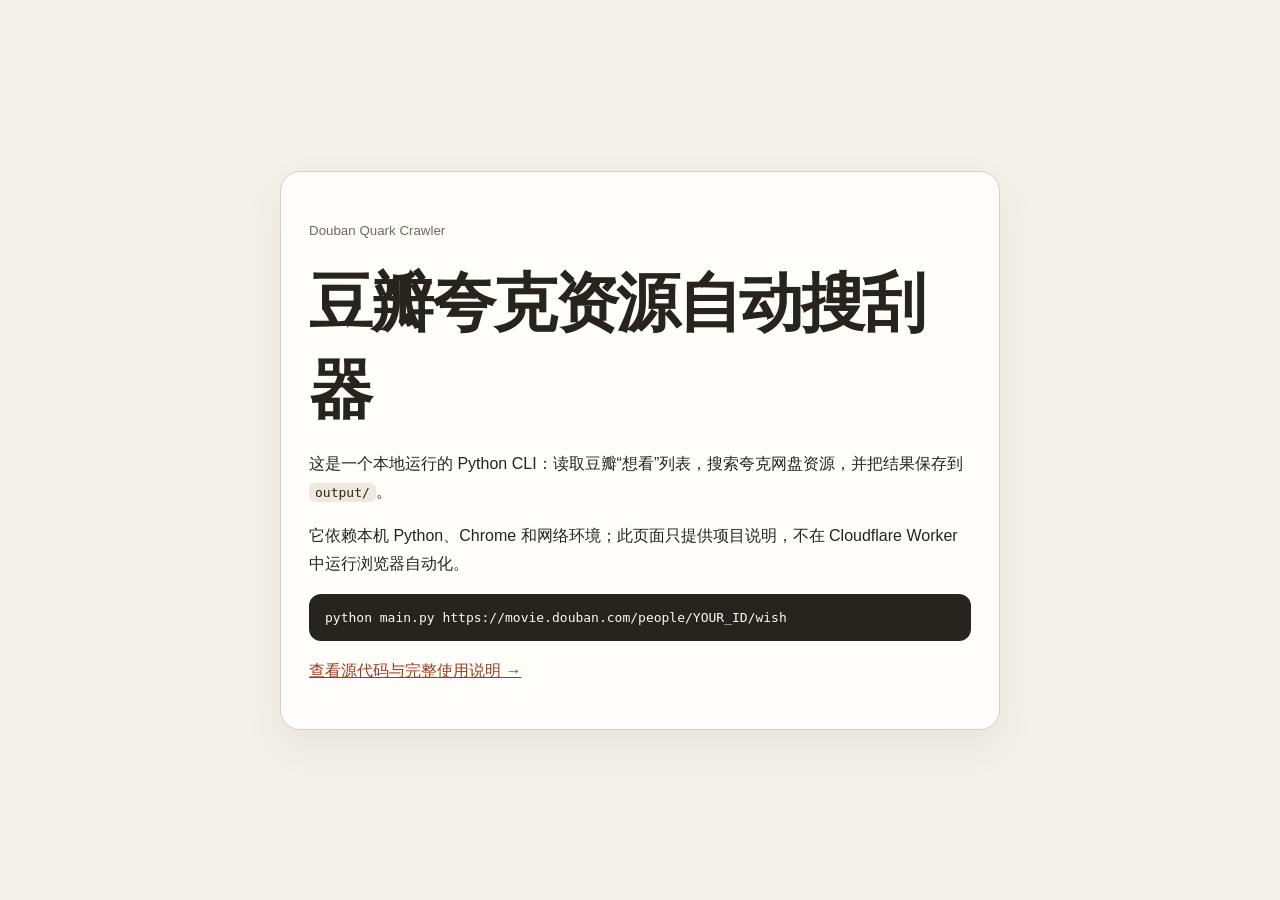
<file: index.html>
<!doctype html>
<html lang="zh-CN">
  <head>
    <meta charset="utf-8" />
    <meta name="viewport" content="width=device-width, initial-scale=1" />
    <meta name="description" content="豆瓣夸克资源自动搜刮器：批量读取豆瓣想看列表并搜索夸克资源。" />
    <title>豆瓣夸克资源自动搜刮器</title>
    <style>
      :root { color-scheme: light; font-family: -apple-system, BlinkMacSystemFont, "Segoe UI", sans-serif; }
      body { margin: 0; min-height: 100vh; display: grid; place-items: center; background: #f4f1eb; color: #27231f; }
      main { width: min(720px, calc(100% - 40px)); padding: 48px 0; }
      h1 { margin: 0 0 16px; font-size: clamp(2rem, 6vw, 4rem); letter-spacing: -0.04em; }
      p { line-height: 1.75; }
      .card { padding: 28px; border: 1px solid #d8d0c6; border-radius: 20px; background: #fffdf9; box-shadow: 0 16px 40px #4b362012; }
      code { padding: 2px 6px; border-radius: 6px; background: #eee8df; }
      a { color: #9b3d22; }
      pre { overflow-x: auto; padding: 16px; border-radius: 12px; background: #27231f; color: #fff9ef; }
      small { color: #71685f; }
    </style>
  </head>
  <body>
    <main>
      <div class="card">
        <p><small>Douban Quark Crawler</small></p>
        <h1>豆瓣夸克资源自动搜刮器</h1>
        <p>这是一个本地运行的 Python CLI：读取豆瓣“想看”列表，搜索夸克网盘资源，并把结果保存到 <code>output/</code>。</p>
        <p>它依赖本机 Python、Chrome 和网络环境；此页面只提供项目说明，不在 Cloudflare Worker 中运行浏览器自动化。</p>
        <pre>python main.py https://movie.douban.com/people/YOUR_ID/wish</pre>
        <p><a href="https://github.com/holynova/douban-quark-clawer">查看源代码与完整使用说明 →</a></p>
      </div>
    </main>
  </body>
</html>
</file>
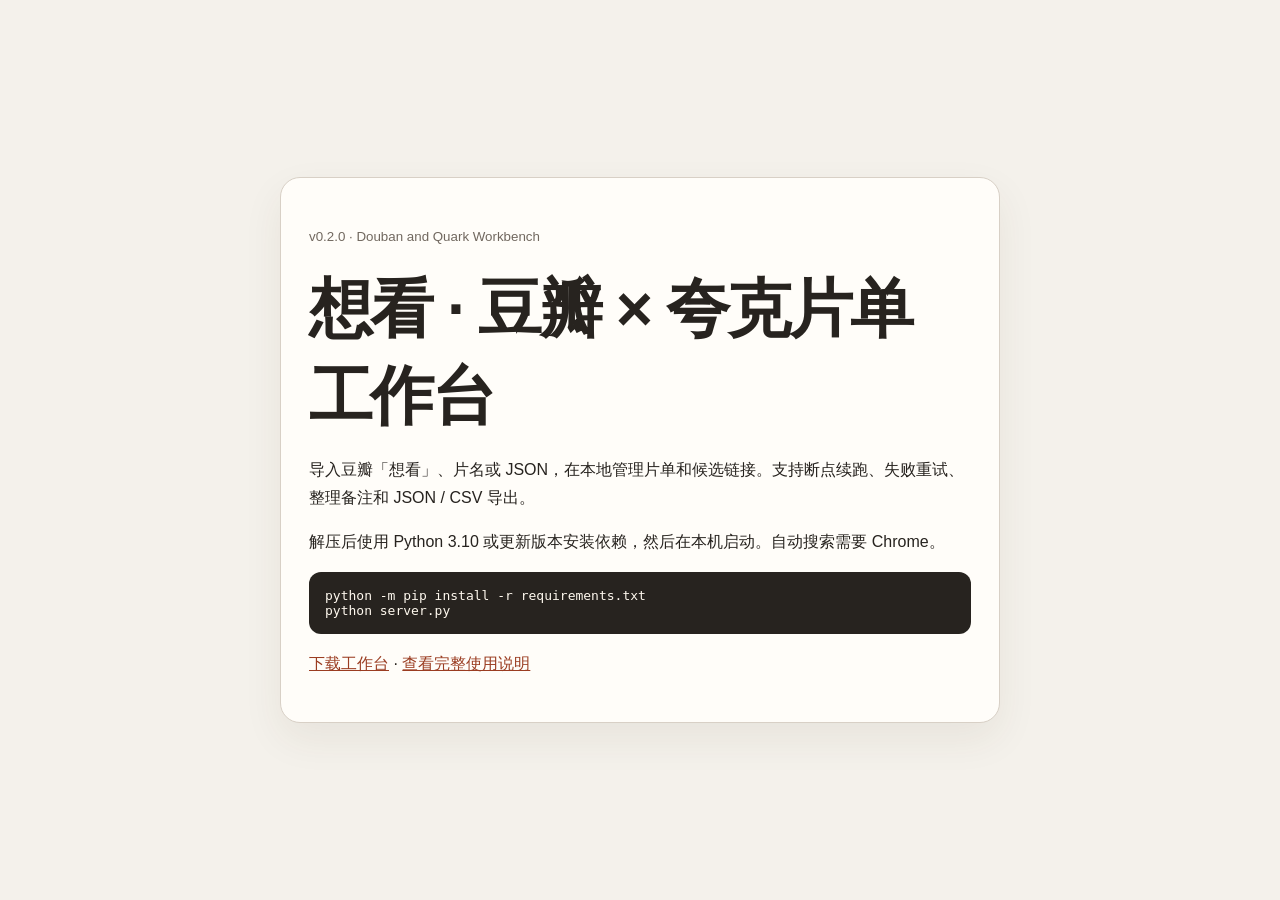
<file: site/index.html>
<!doctype html>
<html lang="zh-CN">
  <head>
    <meta charset="utf-8" />
    <meta name="viewport" content="width=device-width, initial-scale=1" />
    <meta name="description" content="想看 · 豆瓣 × 夸克片单工作台，支持本地管理、断点续跑与导出。" />
    <title>想看 · 豆瓣 × 夸克片单工作台</title>
    <style>
      :root { color-scheme: light; font-family: -apple-system, BlinkMacSystemFont, "Segoe UI", sans-serif; }
      body { margin: 0; min-height: 100vh; display: grid; place-items: center; background: #f4f1eb; color: #27231f; }
      main { width: min(720px, calc(100% - 40px)); padding: 48px 0; }
      h1 { margin: 0 0 16px; font-size: clamp(2rem, 6vw, 4rem); letter-spacing: -0.04em; }
      p { line-height: 1.75; }
      .card { padding: 28px; border: 1px solid #d8d0c6; border-radius: 20px; background: #fffdf9; box-shadow: 0 16px 40px #4b362012; }
      code { padding: 2px 6px; border-radius: 6px; background: #eee8df; }
      a { color: #9b3d22; }
      pre { overflow-x: auto; padding: 16px; border-radius: 12px; background: #27231f; color: #fff9ef; }
      small { color: #71685f; }
    </style>
  </head>
  <body>
    <main>
      <div class="card">
        <p><small>v0.2.0 · Douban and Quark Workbench</small></p>
        <h1>想看 · 豆瓣 × 夸克片单工作台</h1>
        <p>导入豆瓣「想看」、片名或 JSON，在本地管理片单和候选链接。支持断点续跑、失败重试、整理备注和 JSON / CSV 导出。</p>
        <p>解压后使用 Python 3.10 或更新版本安装依赖，然后在本机启动。自动搜索需要 Chrome。</p>
        <pre>python -m pip install -r requirements.txt
python server.py</pre>
        <p><a href="https://github.com/holynova/douban-quark-clawer/releases/tag/v0.2.0">下载工作台</a> · <a href="https://github.com/holynova/douban-quark-clawer">查看完整使用说明</a></p>
      </div>
    </main>
  </body>
</html>
</file>
